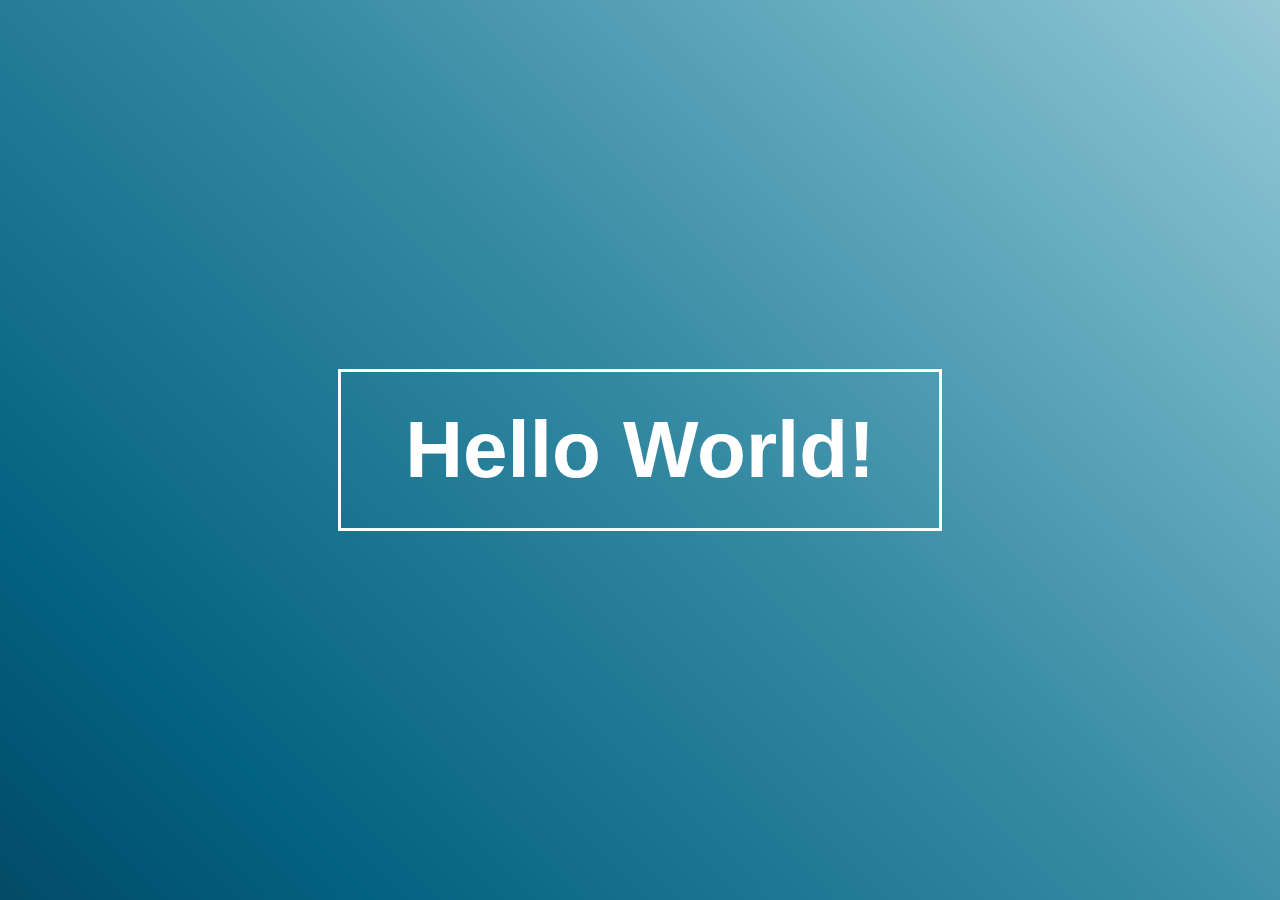
<file: 01_hello_world/index.html>
<!DOCTYPE html>
<html lang="en">

<head>
    <meta charset="UTF-8">
    <meta name="viewport" content="width=device-width, initial-scale=1.0">
    <link rel="stylesheet" href="style.css">
    <title>Hello World!</title>
</head>

<body>
    <div class="container">
        <div class="text">
            Hello World!
        </div>
    </div>
</body>

</html>
</file>
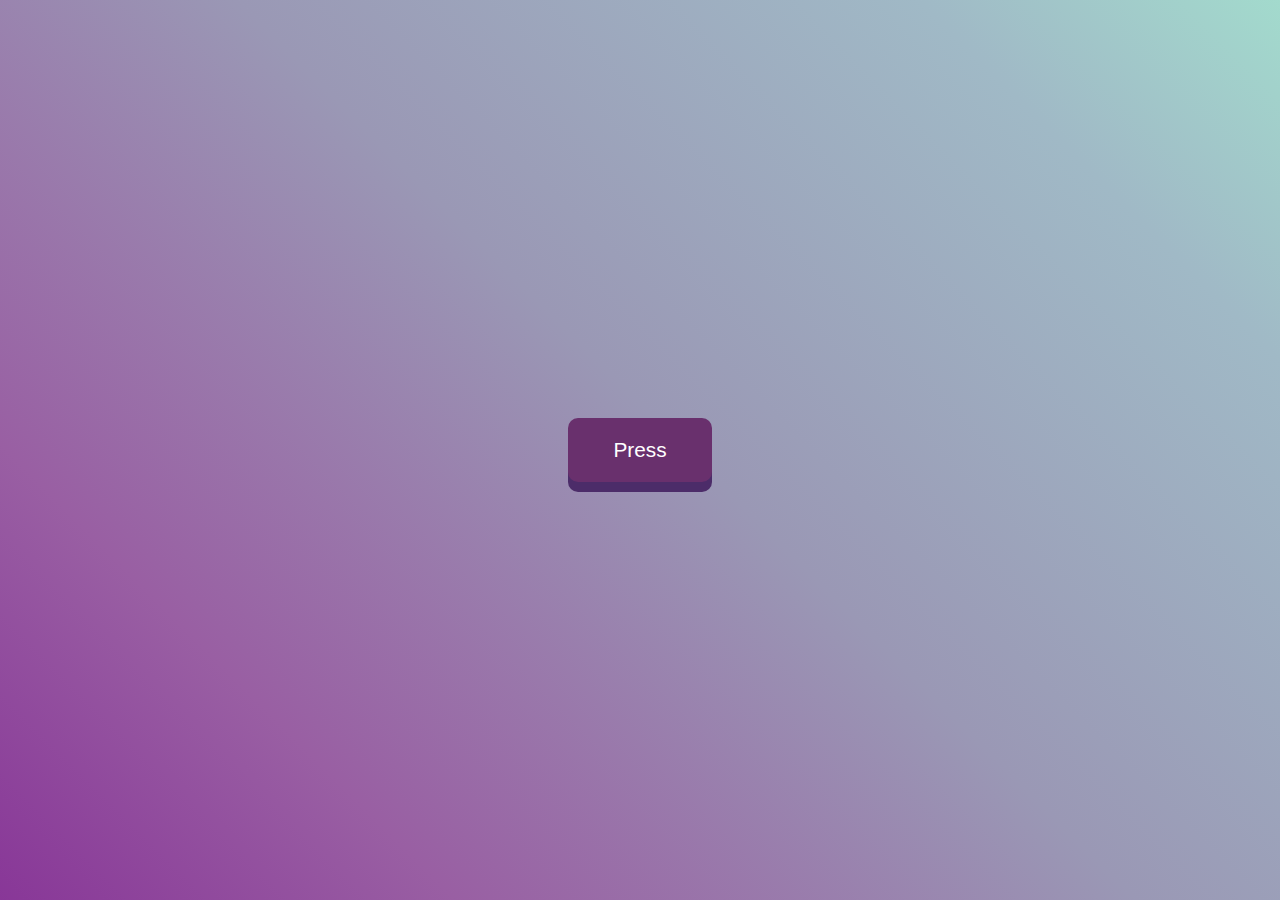
<file: 02_botao_animado/index.html>
<!DOCTYPE html>
<html lang="en">

<head>
    <meta charset="UTF-8">
    <meta name="viewport" content="width=device-width, initial-scale=1.0">
    <link rel="stylesheet" href="style.css">
    <title>Botão Animado</title>
</head>

<body>
    <div class="container">
        <button>Press</button>
    </div>
</body>

</html>
</file>
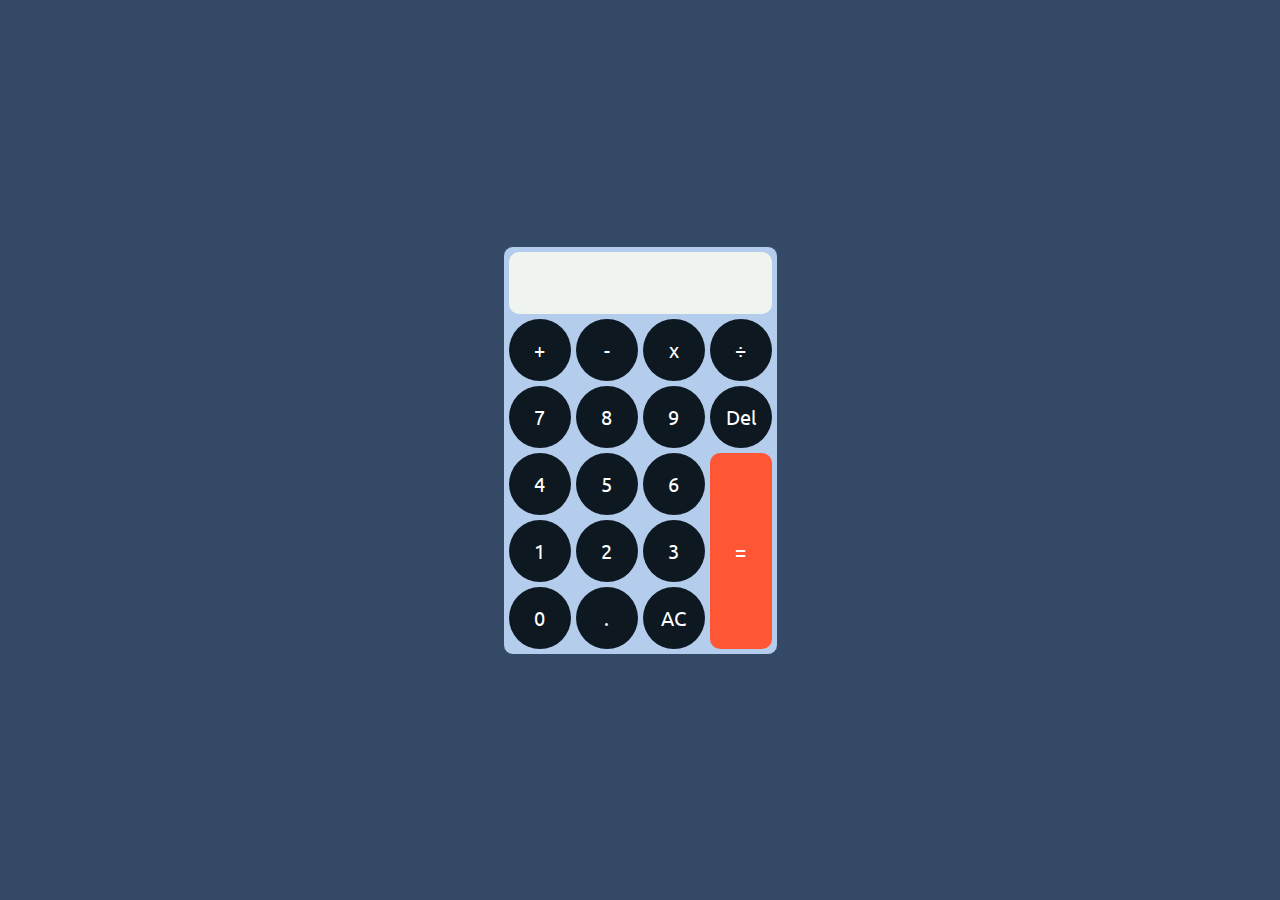
<file: 03_calculadora/index.html>
<!DOCTYPE html>
<html>

<head>
    <title>Calculator</title>
    <link rel="stylesheet" href="style.css">
    <link href='https://fonts.googleapis.com/css?family=Ubuntu' rel='stylesheet'>
</head>

<body>
    <div class="container">
        <div class="calculadora">
            <table cellspacing="0">
                <tr>
                    <td colspan="4" id="display">
                        <div id="result"></div>
                    </td>
                </tr>
                <tr>
                    <td class="btn" id="+">+</td>
                    <td class="btn" id="-">-</td>
                    <td class="btn" id="*">x</td>
                    <td class="btn" id="/">÷</td>
                </tr>
                <tr>
                    <td class="btn" id="7">7</td>
                    <td class="btn" id="8">8</td>
                    <td class="btn" id="9">9</td>
                    <td class="btn" id="del">Del</td>
                </tr>
                <tr>
                    <td class="btn" id="4">4</td>
                    <td class="btn" id="5">5</td>
                    <td class="btn" id="6">6</td>
                    <td rowspan="3" id="equals">=</td>
                </tr>
                <tr>
                    <td class="btn" id="1">1</td>
                    <td class="btn" id="2">2</td>
                    <td class="btn" id="3">3</td>
                </tr>
                <tr>
                    <td class="btn" id="0">0</td>
                    <td class="btn" id=".">.</td>
                    <td class="btn" id="ac">AC</td>
                </tr>
            </table>
        </div>
    </div>
</body>
<script src="script.js"></script>

</html>
</file>
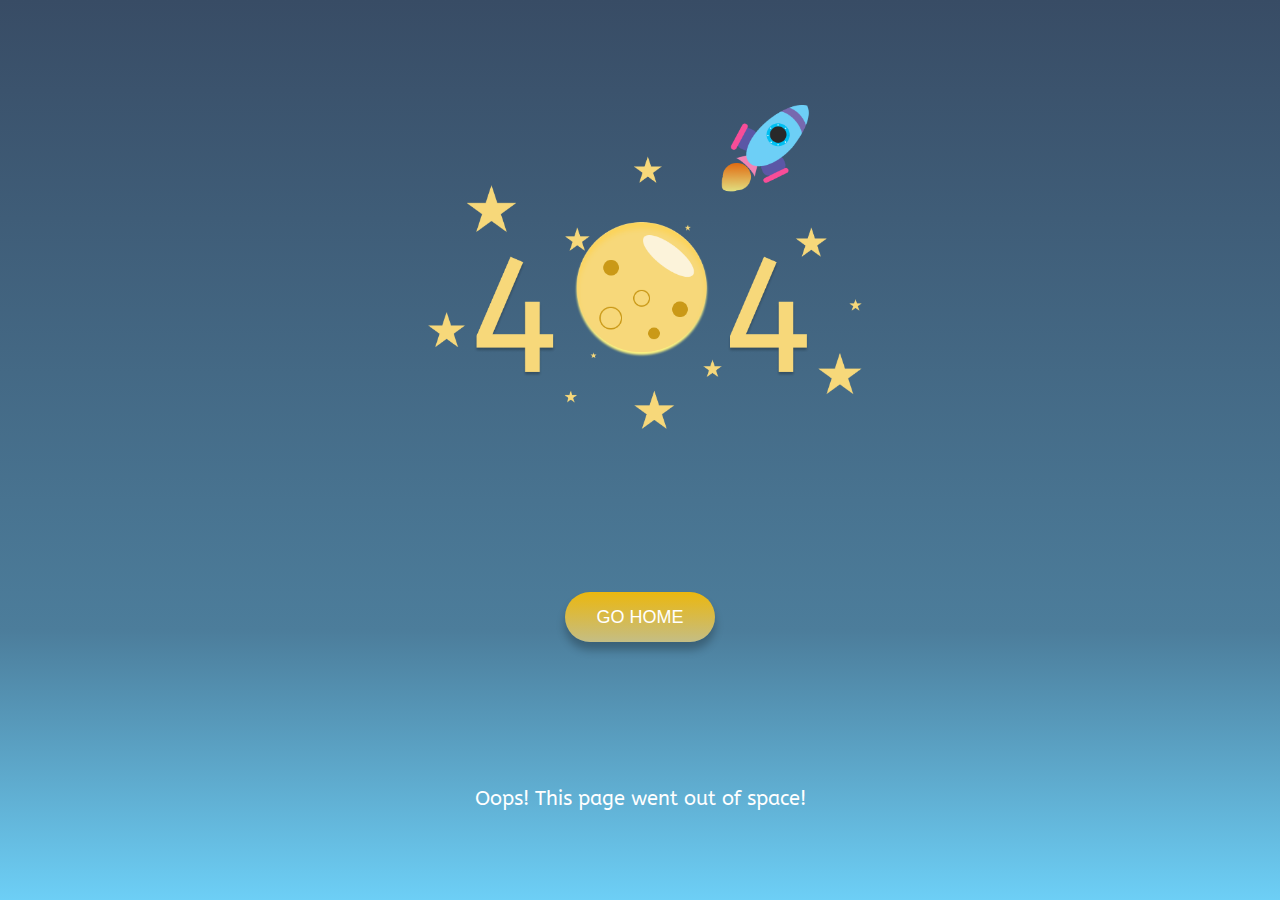
<file: 04_not_found_page/index.html>
<!DOCTYPE html>
<html lang="en">

<head>
    <meta charset="UTF-8">
    <meta name="viewport" content="width=device-width, initial-scale=1.0">
    <link rel="stylesheet" href="style.css">
    <link href='https://fonts.googleapis.com/css?family=ABeeZee' rel='stylesheet'>
    <title>404</title>
</head>

<body>
    <div class="background">
        <div class="container">
            <div id="img-404"><img src="404.png" alt="404"></div>
            <div id="button"><button>GO HOME</button></div>
            <div id="text">Oops! This page went out of space!</div>
        </div>
    </div>
</body>

</html>
</file>
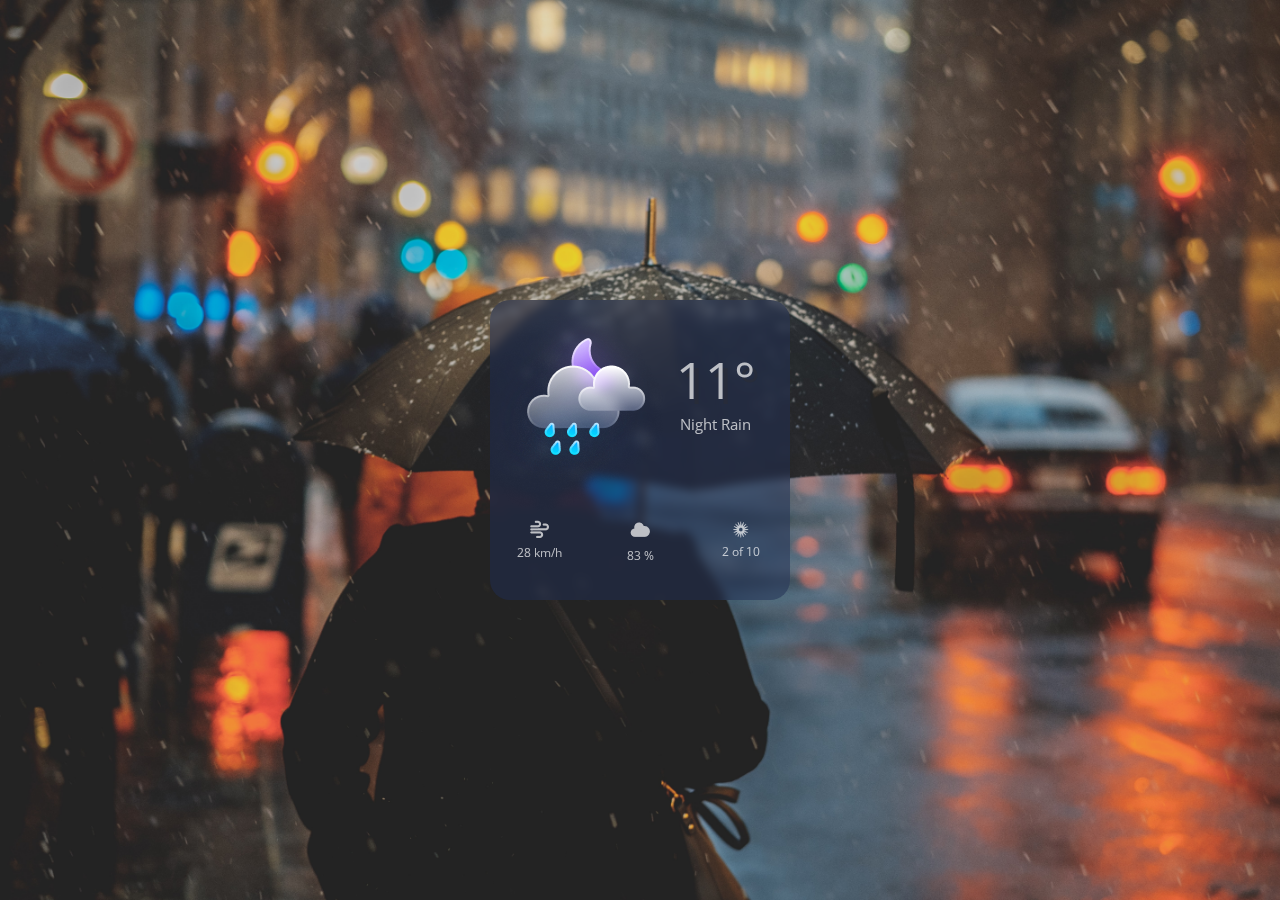
<file: 05_card_glassmorphism/index.html>
<!DOCTYPE html>
<html lang="en">

<head>
    <meta charset="UTF-8">
    <meta name="viewport" content="width=device-width, initial-scale=1.0">
    <link rel="stylesheet" href="style.css">
    <link href='https://fonts.googleapis.com/css?family=Open%20Sans' rel='stylesheet'>
    <title>Glassmorphism</title>
</head>

<body>
    <div class="container">
        <div class="card">
            <div class="card-top">
                <div class="main-weather-icon">
                    <img src="rain-icon.png" alt="Raining">
                </div>
                <div class="temperature">
                    <p id="degree">11°</p>
                    <p id="degree-description">Night Rain</p>
                </div>
            </div>
            <div class="card-bottom">
                <div class="wind-speed">
                    <p class="weather-icons"><img src="wind.png" alt="Wind"></p>
                    <p class="icon-texts">28 km/h</p>
                </div>
                <div class="rain-percent">
                    <p class="weather-icons"><img src="cloud.png" alt="Clound"></p>
                    <p class="icon-texts">83 %</p>
                </div>
                <div class="snow-percent">
                    <p class="weather-icons"><img src="snow.png" alt="Snow"></p>
                    <p class="icon-texts">2 of 10</p>
                </div>
            </div>
        </div>
    </div>
</body>

</html>
</file>
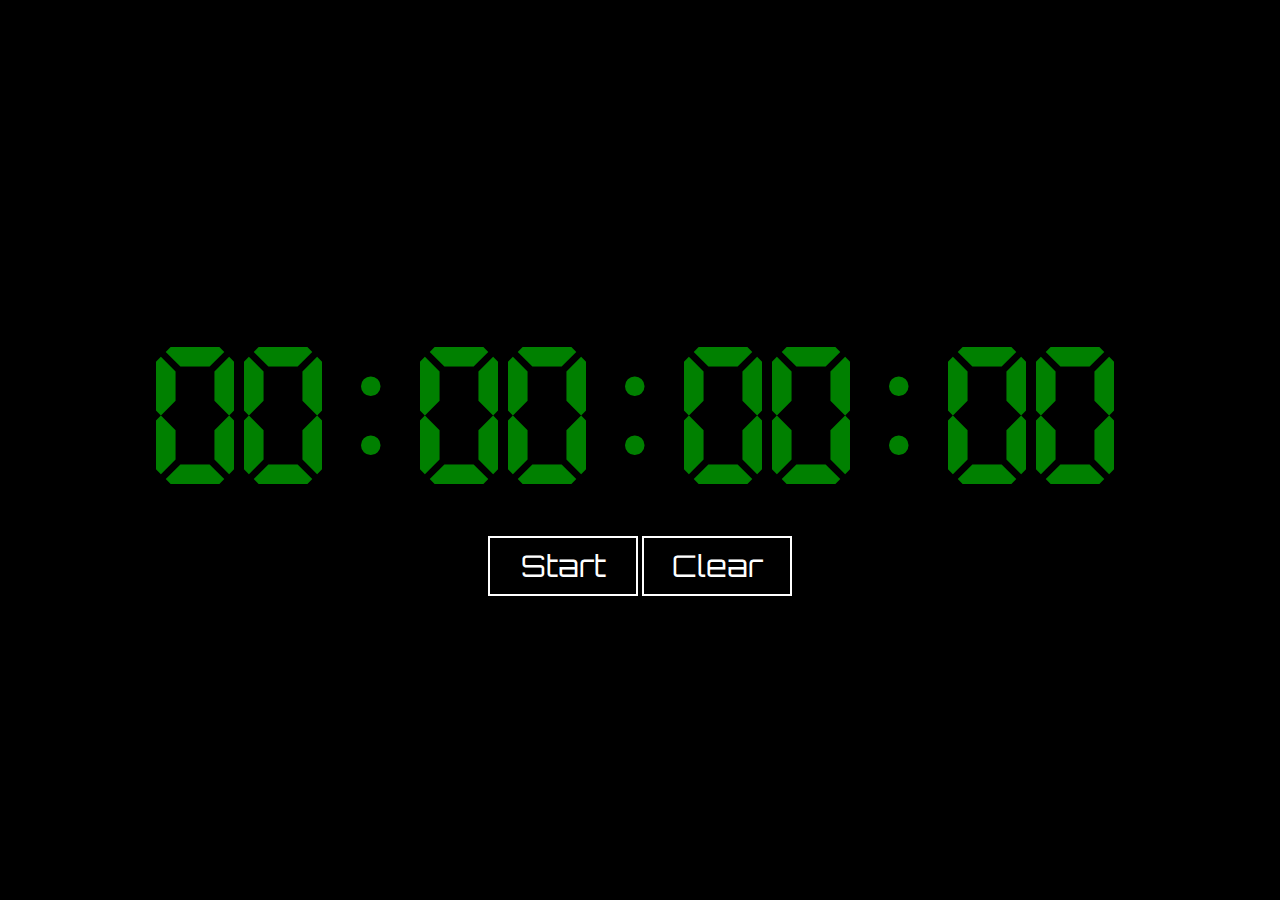
<file: 06_contador/index.html>
<!DOCTYPE html>
<html lang="en">

<head>
    <meta charset="UTF-8">
    <meta name="viewport" content="width=device-width, initial-scale=1.0">
    <link rel="stylesheet" href="style.css">
    <link href='https://fonts.googleapis.com/css?family=Orbitron' rel='stylesheet' type='text/css'>
    <title>Counter</title>
</head>

<body>
    <div class="container">
        <div class="top">
            <div id="counter">00:00:00:00</div>
        </div>
        <div>
            <button id="start-stop">Start</button>
            <button id="clear-counter">Clear</button>
        </div>
    </div>

    <script src="script.js"></script>
</body>

</html>
</file>
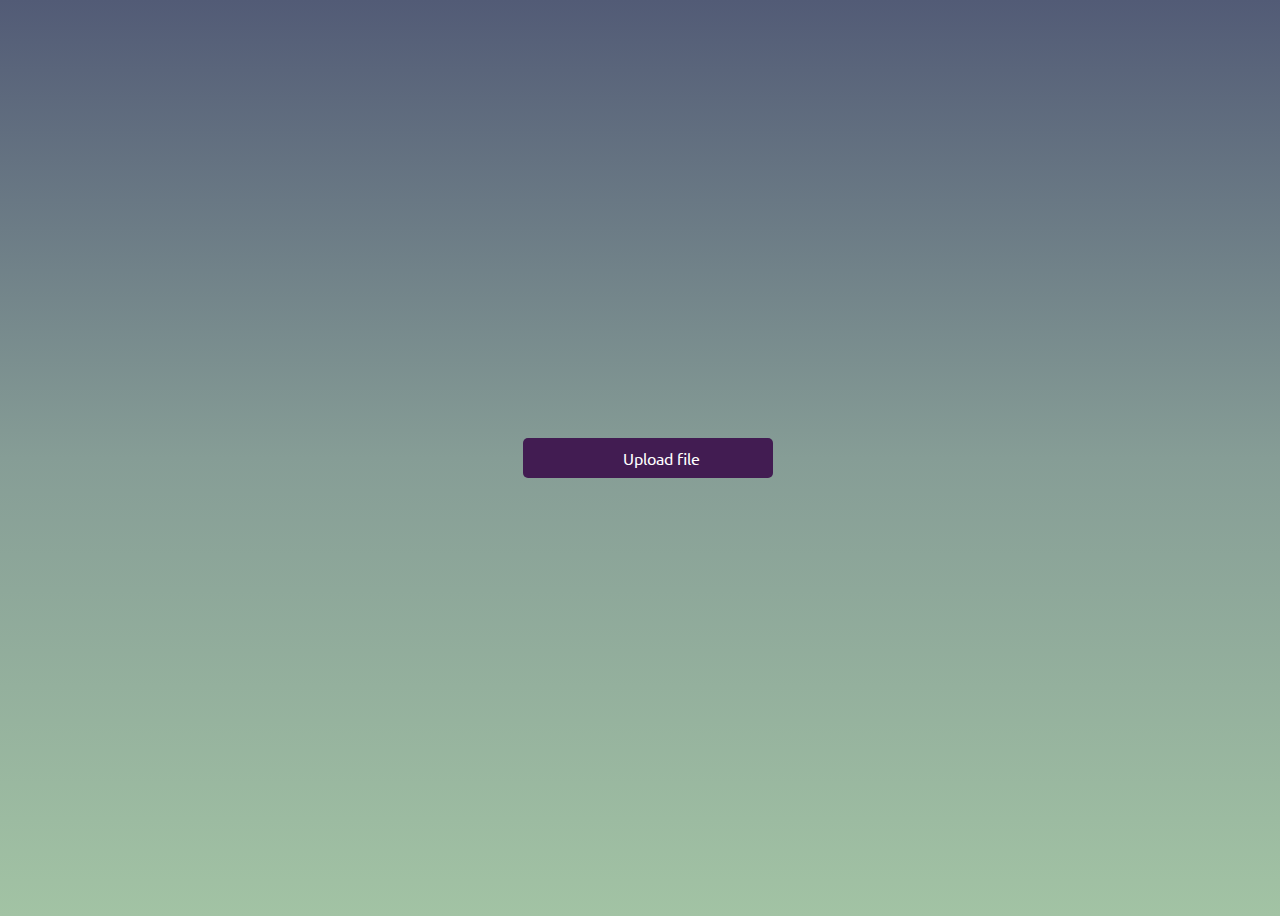
<file: 08_loading_animation/index.html>
<!DOCTYPE html>
<html lang="pt-br">

<head>
    <meta charset="UTF-8">
    <meta http-equiv="X-UA-Compatible" content="IE=edge">
    <meta name="viewport" content="width=device-width, initial-scale=1.0">
    <link rel="stylesheet" href="style.css">
    <link href='https://fonts.googleapis.com/css?family=Ubuntu' rel='stylesheet'>
    <link href="https://css.gg/css" rel="stylesheet">
    <title>Loading bar</title>
</head>

<body>
    <div class="button">
        <i class="gg-software-upload"></i>
        <span class="button-text">Upload file</span>
        <div class="loading-bar"></div>
    </div>

    <script src="script.js"></script>
</body>

</html>
</file>
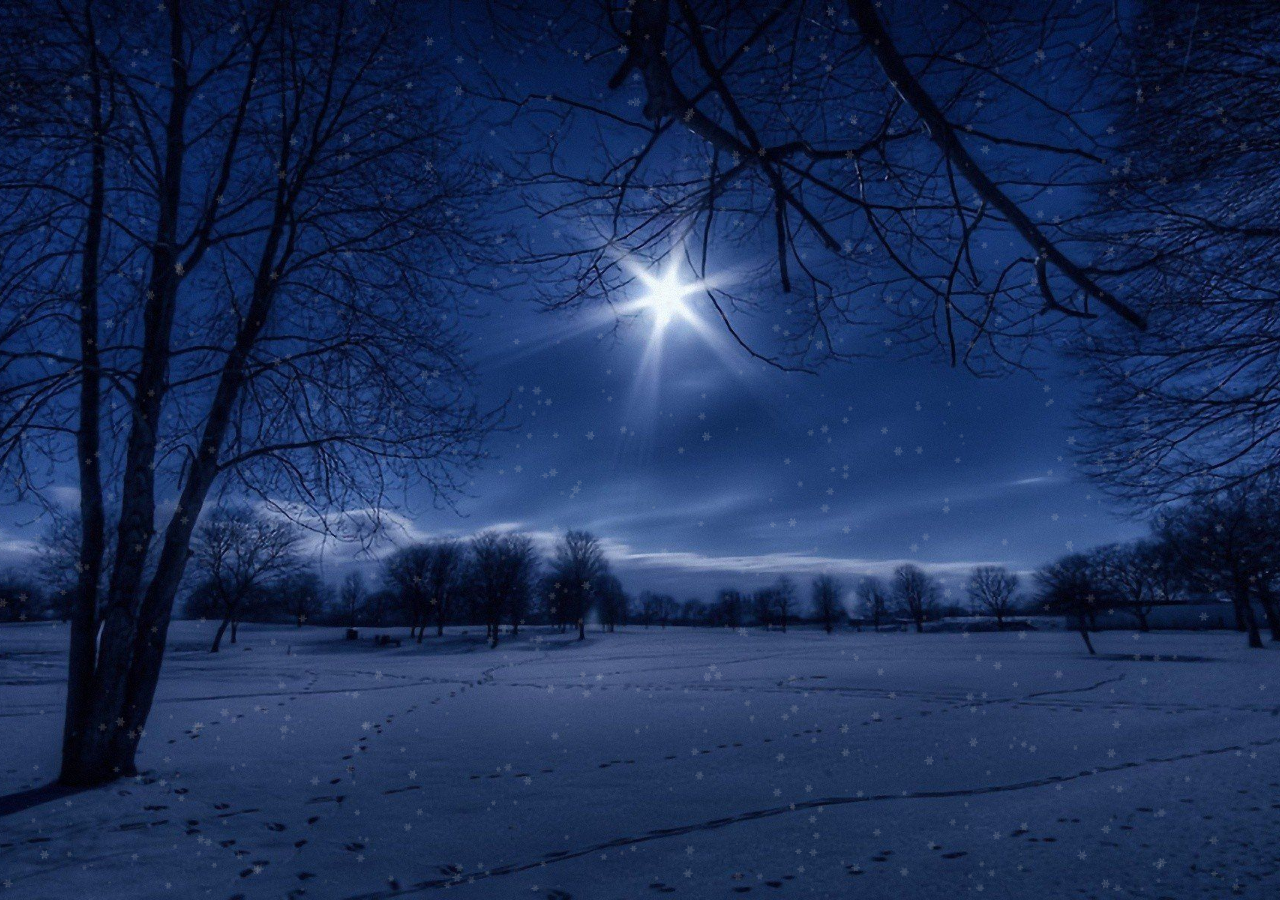
<file: 09_particlejs_lib/index.html>
<!DOCTYPE html>
<html lang="en">

<head>
    <meta charset="UTF-8">
    <meta http-equiv="X-UA-Compatible" content="IE=edge">
    <meta name="viewport" content="width=device-width, initial-scale=1.0">
    <link rel="stylesheet" href="style.css">
    <title>Particle JS</title>
</head>

<body>
    <div class="container">
        <div id="particles-js"></div>
    </div>

    <script src="particles.js"></script>
    <script src="app.js"></script>
</body>

</html>
</file>
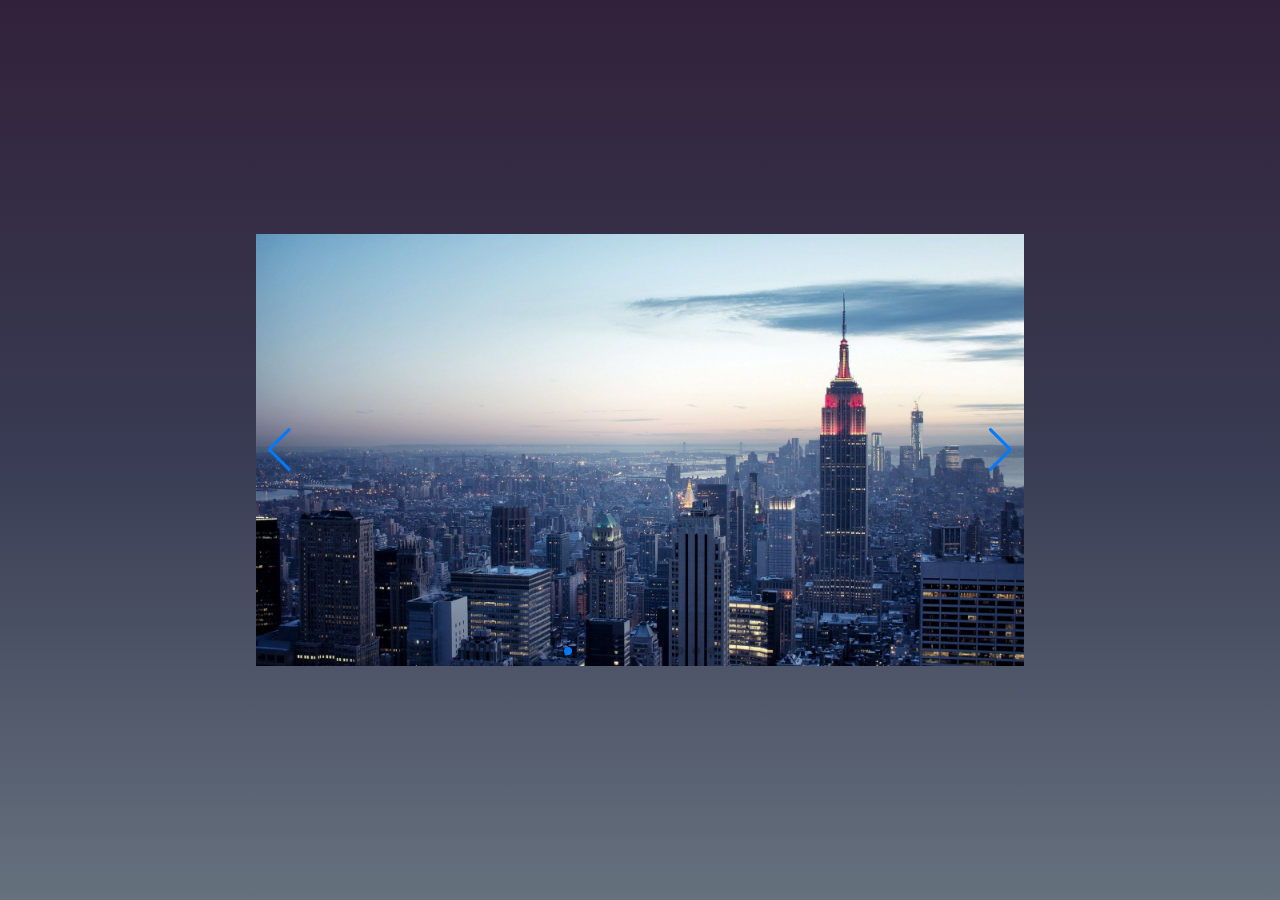
<file: 11_images_gallery/index.html>
<!DOCTYPE html>
<html lang="en">

<head>
    <meta charset="UTF-8">
    <meta http-equiv="X-UA-Compatible" content="IE=edge">
    <meta name="viewport" content="width=device-width, initial-scale=1.0">
    <link rel="stylesheet" href="style.css">
    <link rel="stylesheet" href="https://cdn.jsdelivr.net/npm/swiper/swiper-bundle.min.css" />
    <title>Images Gallery</title>
</head>

<body>

    <div class="rtl swiper mySwiper">
        <div class="swiper-wrapper">
            <div class="swiper-slide">
                <img src="images/new-york.jpg" alt="New York">
                <div class="city-name">New York</div>
            </div>
            <div class="swiper-slide">
                <img src="images/barcelona.jpg" alt="">
                <div class="city-name">Barcelona</div>
            </div>
            <div class="swiper-slide">
                <img src="images/buenos-aires.jpg" alt="">
                <div class="city-name">Buenos Aires</div>
            </div>
            <div class="swiper-slide">
                <img src="images/dubai.jpg" alt="">
                <div class="city-name">Dubai</div>
            </div>
            <div class="swiper-slide">
                <img src="images/rio.jpg" alt="">
                <div class="city-name">Rio de Janeiro</div>
            </div>
            <div class="swiper-slide">
                <img src="images/toronto.jpg" alt="">
                <div class="city-name">Toronto</div>
            </div>
            <div class="swiper-slide">
                <img src="images/istambul.jpg" alt="">
                <div class="city-name">Istambul</div>
            </div>
            <div class="swiper-slide">
                <img src="images/london.jpg" alt="">
                <div class="city-name">London</div>
            </div>
            <div class="swiper-slide">
                <img src="images/paris.jpg" alt="">
                <div class="city-name">Paris</div>
            </div>
            <div class="swiper-slide">
                <img src="images/sao-paulo.jpg" alt="">
                <div class="city-name">São Paulo</div>
            </div>
        </div>
        <div class="swiper-button-next"></div>
        <div class="swiper-button-prev"></div>
        <div class="swiper-pagination"></div>
    </div>

    <script src="https://cdn.jsdelivr.net/npm/swiper/swiper-bundle.min.js"></script>
    <script src="script.js"></script>
</body>

</html>
</file>
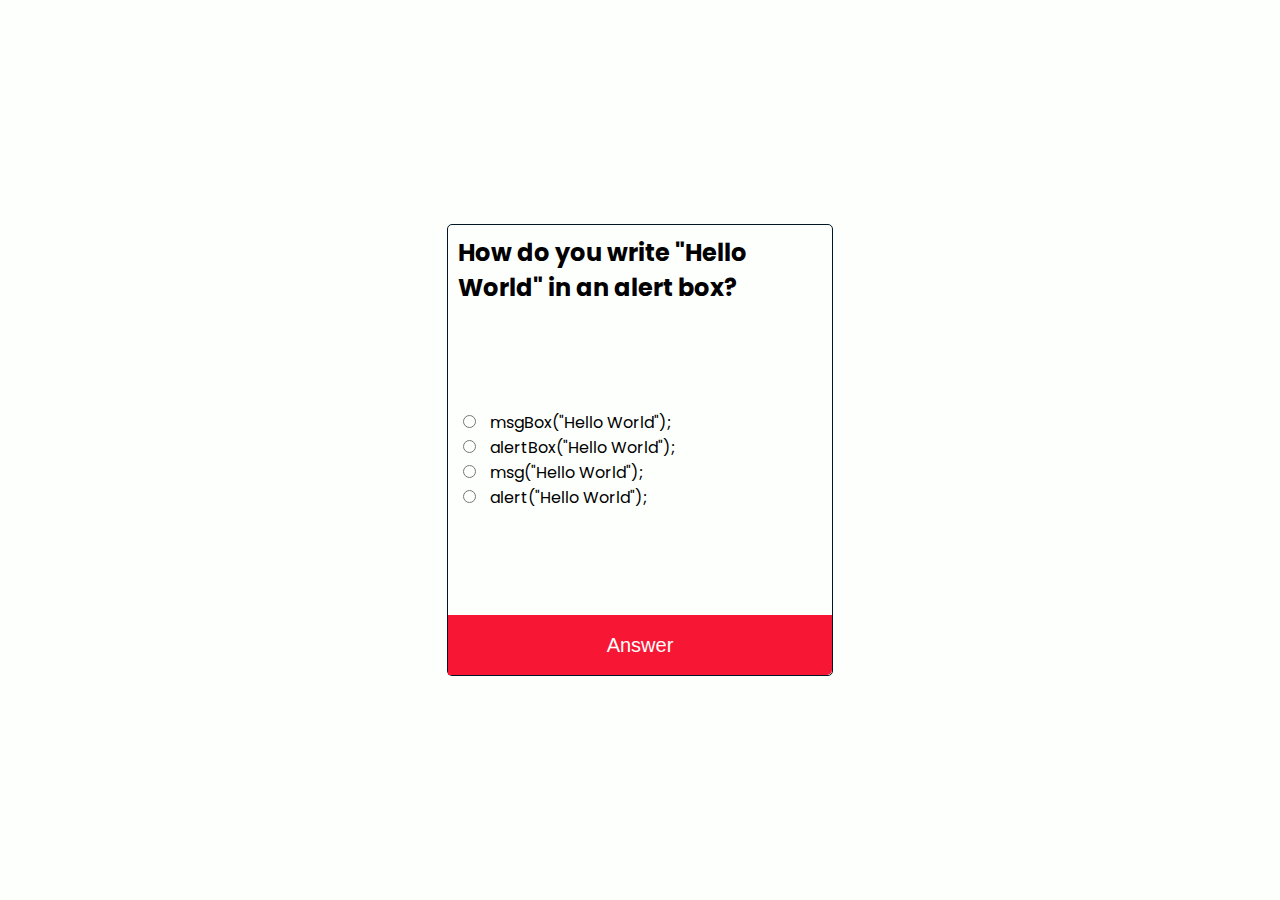
<file: 13_quiz/index.html>
<!DOCTYPE html>
<html lang="en">

<head>
    <meta charset="UTF-8">
    <meta http-equiv="X-UA-Compatible" content="IE=edge">
    <meta name="viewport" content="width=device-width, initial-scale=1.0">
    <link rel="stylesheet" href="style.css">
    <link href='https://fonts.googleapis.com/css?family=Poppins' rel='stylesheet' type='text/css'>
    <title>Quiz App</title>
</head>

<body>

    <div class="container">
        <main id="quiz-box">
            <h2 id="question-title"></h2>
            <ul>
                <li>
                    <input type="radio" name="quiz-question" id="a" class="answer-option">
                    <label for="a" id="a-text"></label>
                </li>
                <li>
                    <input type="radio" name="quiz-question" id="b" class="answer-option">
                    <label for="b" id="b-text"></label>
                </li>
                <li>
                    <input type="radio" name="quiz-question" id="c" class="answer-option">
                    <label for="c" id="c-text"></label>
                </li>
                <li>
                    <input type="radio" name="quiz-question" id="d" class="answer-option">
                    <label for="b" id="d-text"></label>
                </li>
            </ul>
            <button id="answer-button">Answer</button>
        </main>
    </div>

    <script src="script.js"></script>
</body>

</html>
</file>
<file: 01_hello_world/style.css>
* {
    padding: 0;
    margin: 0;
}

.text {
    font-family: "Lucida Console", sans-serif;
    font-weight: 700;
    font-size: 5rem;
    color: #fff;
    border: 3px solid #fff;
    padding: 2rem 4rem;
}

.container {
    display: flex;
    align-items: center;
    justify-content: center;
    text-align: center;
    width: 100vw;
    height: 100vh;
    background: linear-gradient(45deg, #012E4A, #036280, #378BA4, #81BECE, #E8EDE7);
    background-size: 150% 150%;
    animation: colors 3s ease infinite;
}

@keyframes colors {
    0% {
        background-position: 0% 50%;
    }

    50% {
        background-position: 50% 100%;
    }

    100% {
        background-position: 0% 50%;
    }
}
</file>
<file: 02_botao_animado/style.css>
* {
    padding: 0;
    margin: 0;
}

.container {
    display: flex;
    align-items: center;
    justify-content: center;
    height: 100vh;
    width: 100vw;
    background: linear-gradient(45deg, #802392, #995FA3, #9A98B5, #A0B9C6, #A5F8D3);
    background-size: 125% 125%;
}

button {
    height: 4rem;
    width: 9rem;
    background-color: #69306D;
    color: #fff;
    border: 0;
    border-radius: 10px;
    font-size: 1.3rem;
    font-family: "Trebuchet MS", sans-serif;
    box-shadow: 0px 10px 0px 0px #4C2C69;
}

button:hover {
    cursor: pointer;
}

button:active {
    transform: translateY(7px);
    box-shadow: 0px 5px 0px 0px #42253B;
}
</file>
<file: 03_calculadora/style.css>
body {
    margin: 0px;
    font-family: Ubuntu;
}

.container {
    width: 100vw;
    height: 100vh;
    display: flex;
    justify-content: center;
    align-items: center;
    background-color: #344966;
}

table {
    border: 1px solid #344966;
    border-spacing: 5px 5px;
    border-radius: 10px;
    background-color: #B4CDED;
}

td {
    width: 60px;
    height: 60px;
    text-align: center;
    background-color: #0D1821;
    border-radius: 10px;
    font-size: 20px;
    color: #fff;
}

.btn {
    border-radius: 50%;
}

td:hover {
    background-color: #344966;
}

#display {
    background-color: #F0F4EF;
}

#result {
    font-size: 30px;
    text-align: right;
    margin-right: 5%;
    color: #000;
}

#equals {
    background-color: #FF5733;
}

#equals:hover {
    background-color: #CA2400;
}
</file>
<file: 04_not_found_page/style.css>
* {
    padding: 0;
    margin: 0;
    color: #fff;
}

.background {
    display: flex;
    align-items: center;
    justify-content: center;
    height: 100vh;
    width: 100vw;
    background: linear-gradient(180deg, #384C65 0%, #3b536d 10%, #4C7D9B 70%, #6DCFF6 100%);
    font-family: 'ABeeZee';
}

.container {
    height: 80vh;
    display: flex;
    align-items: center;
    justify-content: space-between;
    flex-direction: column;
}

img {
    width: 600px;
    height: auto;
}

button {
    width: 150px;
    height: 50px;
    border-radius: 35px;
    background: linear-gradient(180deg, rgba(253, 190, 0, 0.9) 0%, rgba(247, 216, 122, 0.7) 100%, #F7D87A 100%);
    color: #fff;
    font-size: 18px;
    border: none;
    box-shadow: 0px 8px 8px rgba(0, 0, 0, 0.25);
}

button:hover {
    cursor: pointer;
}

#text {
    font-size: 20px;
}
</file>
<file: 05_card_glassmorphism/style.css>
* {
    padding: 0;
    margin: 0;
    color: #fff;
    font-family: 'Open Sans';
}

.container {
    width: 100vw;
    height: 100vh;
    background-image: url("rain.jpg");
    background-size: cover;
    display: flex;
    align-items: center;
    justify-content: center;
}

.card {
    width: 300px;
    height: 300px;
    background-color: rgba(31, 46, 84, 0.5);
    backdrop-filter: blur(5px);
    border-radius: 20px;
    display: flex;
    align-items: center;
    justify-content: center;
    flex-direction: column;
}

.card-top {
    width: 100%;
    height: 60%;
    display: flex;
    align-items: center;
    justify-content: center;
    flex-direction: row;
}

.card-bottom {
    width: 100%;
    height: 40%;
    display: flex;
    align-items: center;
    justify-content: center;
    flex-direction: row;
}

.main-weather-icon {
    width: 50%;
    height: 100%;
    display: flex;
    align-items: flex-start;
    justify-content: center;
}

.temperature {
    width: 50%;
    height: 100%;
    display: flex;
    align-items: center;
    justify-content: center;
    flex-direction: column;
}

.temperature #degree {
    font-size: 50px;
    text-shadow: 5px 5px rgba(48, 48, 48, 0.5);
    opacity: 0.7;
}

.temperature #degree-description {
    font-size: 15px;
    opacity: 0.7;
}

.wind-speed {
    width: 33%;
    height: 100%;
    display: flex;
    align-items: center;
    justify-content: center;
    flex-direction: column;
}

.rain-percent {
    width: 34%;
    height: 100%;
    display: flex;
    align-items: center;
    justify-content: center;
    flex-direction: column;
}

.snow-percent {
    width: 33%;
    height: 100%;
    display: flex;
    align-items: center;
    justify-content: center;
    flex-direction: column;
}

.icon-texts {
    font-size: 12px;
    opacity: 0.7;
}

.weather-icons {
    opacity: 0.7;
}
</file>
<file: 06_contador/style.css>
@font-face {
    font-family: 'Digital Dismay';
    src: url('digital-dismay.regular.otf');
}

* {
    padding: 0;
    margin: 0;
}

.container {
    width: 100vw;
    height: 100vh;
    display: flex;
    align-items: center;
    justify-content: center;
    flex-direction: column;
    background-color: #000;
}

#counter {
    width: 50%;
    font-family: 'Digital Dismay';
    font-size: 200px;
    color: green;
}

button {
    width: 150px;
    height: 60px;
    font-size: 30px;
    color: #fff;
    font-family: 'Orbitron';
    background-color: #000;
    border: 2px solid #fff;
}

button:hover {
    cursor: pointer;
    color: #000;
    background-color: #fff;
    border: 2px solid #000;
}
</file>
<file: 08_loading_animation/style.css>
* {
    border: 0;
    padding: 0;
}

body {
    width: 100vw;
    height: 100vh;
    display: flex;
    align-items: center;
    justify-content: center;
    background: linear-gradient(#525B76, #869D96, #A2C3A4);
}

.button {
    width: 250px;
    height: 40px;
    position: relative;
    background-color: #421c52;
    display: flex;
    align-items: center;
    justify-content: flex-start;
    border-radius: 5px;
}

.button:hover {
    cursor: pointer;
}

.loading-bar {
    width: 0%;
    height: 100%;
    float: inline-start;
    background-color: #732c7b;
    border-radius: 5px;
}

#play-animation {
    animation: progress-animation 5s forwards;
}

@keyframes progress-animation {
    0% {
        width: 0%;
    }

    100% {
        width: 100%;
    }
}


.button i {
    color: #fff;
    text-align: center;
    position: absolute;
    left: 25%;
}

span {
    font-family: 'Ubuntu', sans-serif;
    color: #fff;
    font-size: 16px;
    position: absolute;
    left: 40%;
}
</file>
<file: 09_particlejs_lib/style.css>
* {
    padding: 0;
    margin: 0;
}

.container {
    width: 100vw;
    height: 100vh;
    background-image: url('snow.jpg');
    background-repeat: no-repeat;
    background-size: cover;
    background-position: center center;
}

#particles-js {
    width: 99%;
    height: 99%;
}
</file>
<file: 11_images_gallery/style.css>
html,
body {
    position: relative;
    height: 100%;
}

body {
    background: linear-gradient(180deg, #32213A, #383B53, #66717E);
    font-family: Helvetica Neue, Helvetica, Arial, sans-serif;
    font-size: 14px;
    color: #000;
    margin: 0;
    padding: 0;
    display: flex;
    justify-content: center;
    align-items: center;
}

.swiper {
    width: 60%;
    height: auto;
}

.swiper-slide {
    width: auto;
    height: auto;
    text-align: center;
    font-size: 18px;
    display: flex;
    justify-content: center;
    align-items: center;
}

.swiper-slide img {
    display: block;
    width: 100%;
    height: 100%;
    object-fit: contain;
}

.city-name {
    position: absolute;
    color: #E4FDE1;
    font-size: 100px;
    font-weight: 700;
    opacity: 0.5;
}
</file>
<file: 13_quiz/style.css>
* {
    padding: 0;
    margin: 0;
}

.container {
    width: 100vw;
    height: 100vh;
    display: flex;
    align-items: center;
    justify-content: center;
    background-color: #FDFFFC;
}

main {
    width: 30vw;
    height: 50vh;
    border: 1px solid #011627;
    border-radius: 5px;
    display: flex;
    align-items: center;
    justify-content: space-between;
    flex-direction: column;
    font-family: 'Poppins';
}

ul {
    list-style: none;
    align-self: flex-start;
}

ul li {
    margin-left: 15px;
}

ul li input {
    margin-right: 10px;
}

h2 {
    margin-top: 10px;
    margin-left: 10px;
}

button {
    width: 100%;
    height: 60px;
    background-color: #F71735;
    font-size: 20px;
    color: #FDFFFC;
    border: none;
    border-end-end-radius: 5px;
}

button:hover {
    cursor: pointer;
}

#final-score-title,
#final-score {
    display: none;
}
</file>
